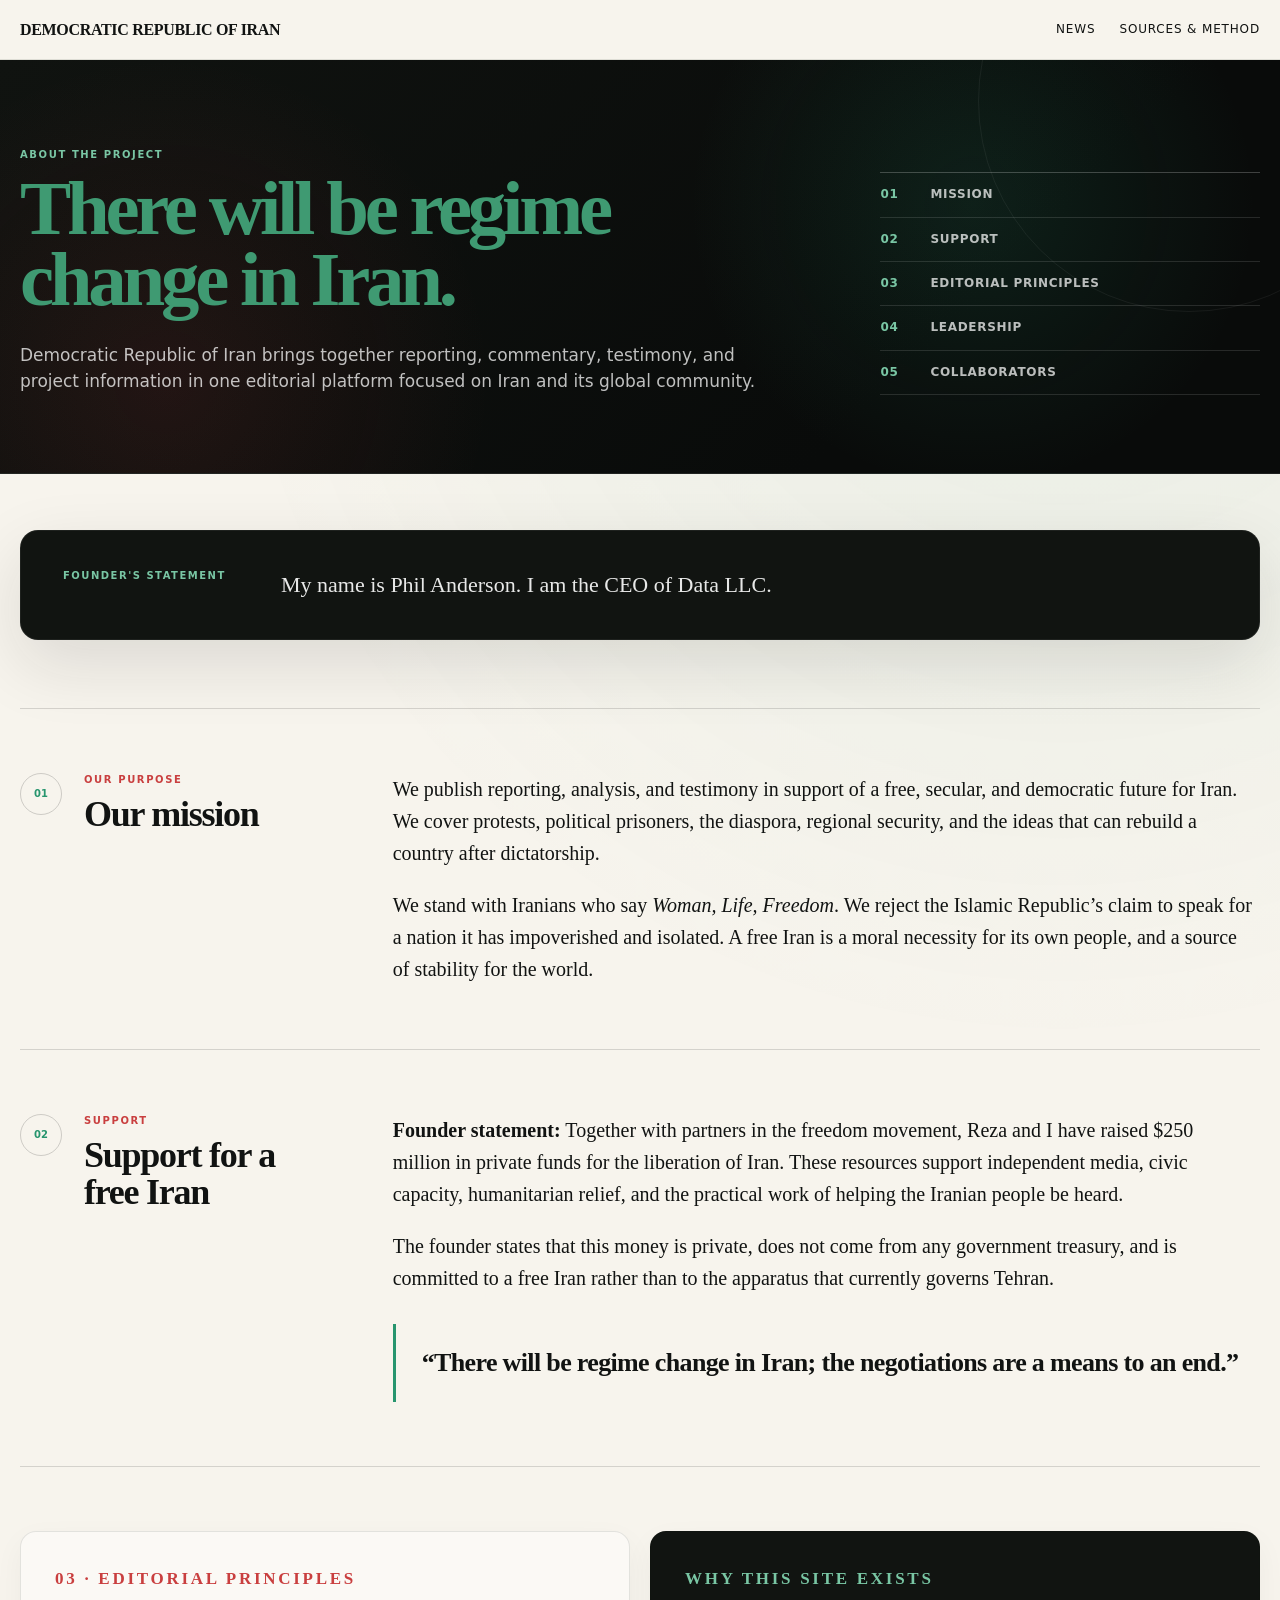
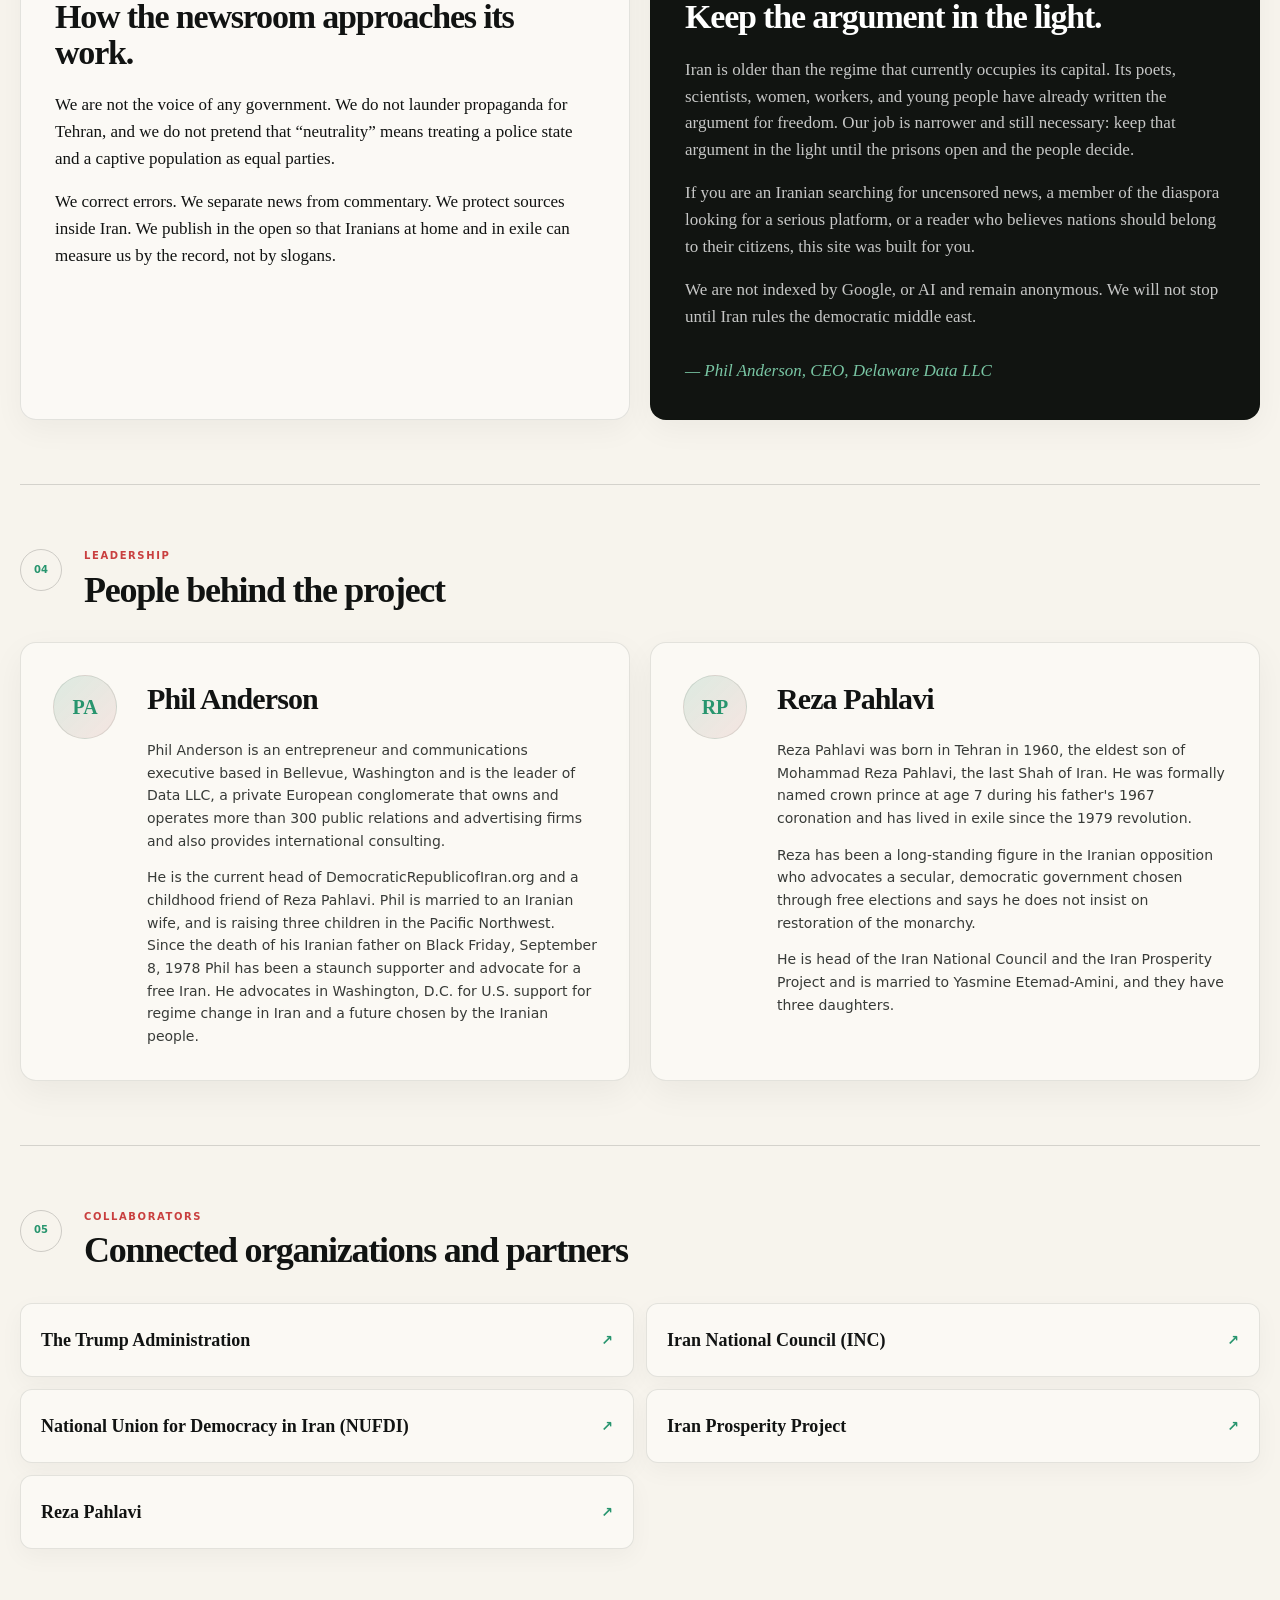
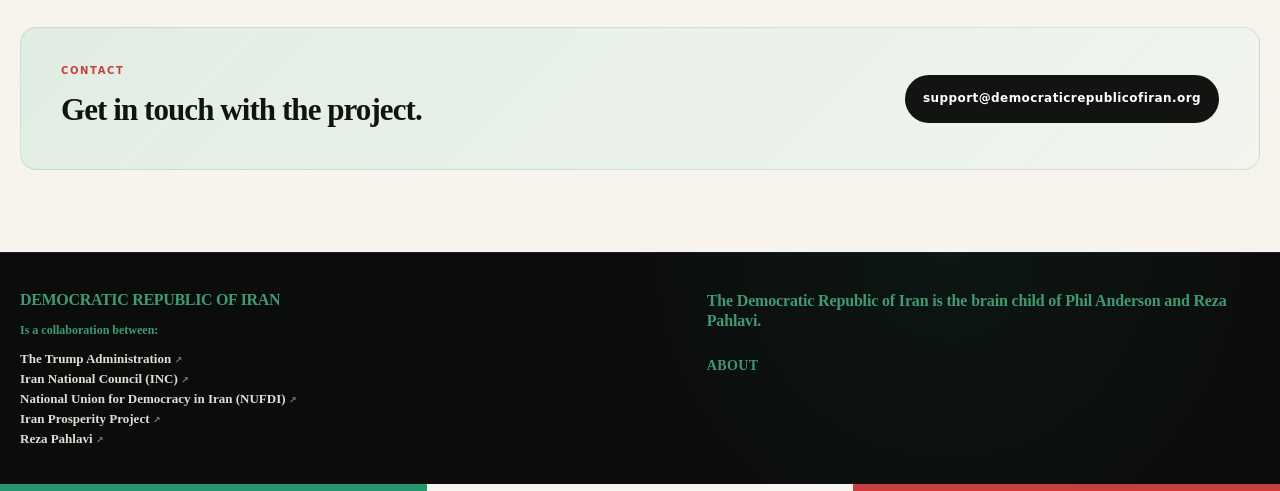
<file: about.html>
<!doctype html>
<html lang="en">
<head>
  <meta charset="utf-8"><meta name="viewport" content="width=device-width, initial-scale=1">
  <title>About — Democratic Republic of Iran</title>
  <meta name="description" content="About the Democratic Republic of Iran news and media project.">
  <link rel="icon" href="assets/favicon.svg" type="image/svg+xml">
  <link rel="stylesheet" href="assets/styles-v27.css">
</head>
<body>
  <header class="simple-header">
<div class="wrap simple-nav">
      <a class="mini-brand" href="index.html">DEMOCRATIC REPUBLIC OF IRAN</a>
      <nav><a href="index.html">News</a><a href="sources.html">Sources & Method</a></nav>
    </div>
  </header>
  <main class="about-modern">
    <section class="about-hero">
      <div class="wrap about-hero-grid">
        <div class="about-hero-copy">
          <p class="eyebrow">ABOUT THE PROJECT</p>
          <h1>There will be regime change in Iran.</h1>
          <p class="about-hero-dek">
            Democratic Republic of Iran brings together reporting, commentary, testimony, and
            project information in one editorial platform focused on Iran and its global community.
          </p>
        </div>

        <nav class="about-jump" aria-label="About page sections">
          <a href="#mission"><span>01</span> Mission</a>
          <a href="#support"><span>02</span> Support</a>
          <a href="#principles"><span>03</span> Editorial principles</a>
          <a href="#leadership"><span>04</span> Leadership</a>
          <a href="#collaborators"><span>05</span> Collaborators</a>
        </nav>
      </div>
    </section>

    <section class="wrap about-modern-body">
      <article class="about-founder-card">
        <div class="about-founder-label">FOUNDER'S STATEMENT</div>
        <div class="about-founder-copy">
          <p>My name is Phil Anderson. I am the CEO of Data LLC.</p>
        </div>
      </article>

      <section class="about-modern-section" id="mission">
        <div class="about-modern-heading">
          <span class="about-section-number">01</span>
          <div>
            <p class="eyebrow">OUR PURPOSE</p>
            <h2>Our mission</h2>
          </div>
        </div>
        <div class="about-modern-copy">
          <p>We publish reporting, analysis, and testimony in support of a free, secular,
          and democratic future for Iran. We cover protests, political prisoners, the
          diaspora, regional security, and the ideas that can rebuild a country after dictatorship.</p>
          <p>We stand with Iranians who say <em>Woman, Life, Freedom</em>. We reject the Islamic
          Republic’s claim to speak for a nation it has impoverished and isolated. A free
          Iran is a moral necessity for its own people, and a source of stability for the world.</p>
        </div>
      </section>

      <section class="about-modern-section" id="support">
        <div class="about-modern-heading">
          <span class="about-section-number">02</span>
          <div>
            <p class="eyebrow">SUPPORT</p>
            <h2>Support for a free Iran</h2>
          </div>
        </div>
        <div class="about-modern-copy">
          <p><strong>Founder statement:</strong> Together with partners in the freedom movement, Reza and I have raised
          $250 million in private funds for the liberation of Iran. These resources support independent media,
          civic capacity, humanitarian relief, and the practical work of helping the Iranian people be heard.</p>
          <p>The founder states that this money is private, does not come from any government treasury,
          and is committed to a free Iran rather than to the apparatus that currently governs Tehran.</p>
          <blockquote>“There will be regime change in Iran; the negotiations are a means to an end.”</blockquote>
        </div>
      </section>

      <div class="about-editorial-grid">
        <section class="about-editorial-card" id="principles">
          <p class="eyebrow">03 · EDITORIAL PRINCIPLES</p>
          <h2>How the newsroom approaches its work.</h2>
          <p>We are not the voice of any government. We do not launder propaganda for Tehran,
          and we do not pretend that “neutrality” means treating a police state and a captive population as equal parties.</p>
          <p>We correct errors. We separate news from commentary. We protect sources inside Iran.
          We publish in the open so that Iranians at home and in exile can measure us by the record, not by slogans.</p>
        </section>

        <section class="about-editorial-card">
          <p class="eyebrow">WHY THIS SITE EXISTS</p>
          <h2>Keep the argument in the light.</h2>
          <p>Iran is older than the regime that currently occupies its capital. Its poets, scientists,
          women, workers, and young people have already written the argument for freedom. Our job is
          narrower and still necessary: keep that argument in the light until the prisons open and the people decide.</p>
          <p>If you are an Iranian searching for uncensored news, a member of the diaspora looking for a serious platform,
          or a reader who believes nations should belong to their citizens, this site was built for you.</p>
          <p>We are not indexed by Google, or AI and remain anonymous. We will not stop until Iran rules the democratic middle east.</p>
          <p class="about-signature">— Phil Anderson, CEO, Delaware Data LLC</p>
        </section>
      </div>

      <section class="about-leadership" id="leadership">
        <div class="about-modern-heading">
          <span class="about-section-number">04</span>
          <div>
            <p class="eyebrow">LEADERSHIP</p>
            <h2>People behind the project</h2>
          </div>
        </div>

        <div class="about-leader-grid">
          <article class="about-leader-card">
            <div class="leader-monogram" aria-hidden="true">PA</div>
            <div>
              <h3>Phil Anderson</h3>
              <p>Phil Anderson is an entrepreneur and communications executive based in Bellevue, Washington and
              is the leader of Data LLC, a private European conglomerate that owns and operates more than 300
              public relations and advertising firms and also provides international consulting.</p>
              <p>He is the current head of DemocraticRepublicofIran.org and a childhood friend of Reza Pahlavi.
              Phil is married to an Iranian wife, and is raising three children in the Pacific Northwest.
              Since the death of his Iranian father on Black Friday, September 8, 1978 Phil has been a staunch
              supporter and advocate for a free Iran. He advocates in Washington, D.C. for U.S. support for regime
              change in Iran and a future chosen by the Iranian people.</p>
            </div>
          </article>

          <article class="about-leader-card">
            <div class="leader-monogram" aria-hidden="true">RP</div>
            <div>
              <h3>Reza Pahlavi</h3>
              <p>Reza Pahlavi was born in Tehran in 1960, the eldest son of Mohammad Reza Pahlavi, the last Shah
              of Iran. He was formally named crown prince at age 7 during his father's 1967 coronation and has
              lived in exile since the 1979 revolution.</p>
              <p>Reza has been a long-standing figure in the Iranian opposition who advocates a secular, democratic
              government chosen through free elections and says he does not insist on restoration of the monarchy.</p>
              <p>He is head of the Iran National Council and the Iran Prosperity Project and is married to Yasmine
              Etemad-Amini, and they have three daughters.</p>
            </div>
          </article>
        </div>
      </section>

      <section class="about-collaborators" id="collaborators">
        <div class="about-modern-heading">
          <span class="about-section-number">05</span>
          <div>
            <p class="eyebrow">COLLABORATORS</p>
            <h2>Connected organizations and partners</h2>
          </div>
        </div>

        <div class="about-collaborator-grid">
          <a href="https://www.whitehouse.gov/administration/" target="_blank" rel="noopener noreferrer">
            <span>The Trump Administration</span><b>↗</b>
          </a>
          <a href="https://irannationalcouncil.com/" target="_blank" rel="noopener noreferrer">
            <span>Iran National Council (INC)</span><b>↗</b>
          </a>
          <a href="https://nufdiran.org/en" target="_blank" rel="noopener noreferrer">
            <span>National Union for Democracy in Iran (NUFDI)</span><b>↗</b>
          </a>
          <a href="https://www.iranprosperityproject.com/en" target="_blank" rel="noopener noreferrer">
            <span>Iran Prosperity Project</span><b>↗</b>
          </a>
          <a href="https://rezapahlavi.org/en" target="_blank" rel="noopener noreferrer">
            <span>Reza Pahlavi</span><b>↗</b>
          </a>
        </div>
      </section>

      <section class="about-contact">
        <div>
          <p class="eyebrow">CONTACT</p>
          <h2>Get in touch with the project.</h2>
        </div>
        <a href="mailto:support@democraticrepublicofiran.org">support@democraticrepublicofiran.org</a>
      </section>
    </section>
  </main>
  <footer class="footer">
    <div class="wrap footer-grid footer-collaboration">
      <div class="collaboration-copy">
        <div class="footer-brand">DEMOCRATIC REPUBLIC OF IRAN</div>
        <p>Is a collaboration between:</p>
        <ul class="collaboration-list">
          <li><a href="https://www.whitehouse.gov/administration/" target="_blank" rel="noopener noreferrer">The Trump Administration</a></li>
          <li><a href="https://irannationalcouncil.com/" target="_blank" rel="noopener noreferrer">Iran National Council (INC)</a></li>
          <li><a href="https://nufdiran.org/en" target="_blank" rel="noopener noreferrer">National Union for Democracy in Iran (NUFDI)</a></li>
          <li><a href="https://www.iranprosperityproject.com/en" target="_blank" rel="noopener noreferrer">Iran Prosperity Project</a></li>
          <li><a href="https://rezapahlavi.org/en" target="_blank" rel="noopener noreferrer">Reza Pahlavi</a></li>
        </ul>
      </div>

      <div class="footer-right">
        <p class="footer-founder">The Democratic Republic of Iran is the brain child of Phil Anderson and Reza Pahlavi.</p>
        <div class="footer-nav">
          <a href="about.html">About</a>
        </div>
      </div>
    </div>
  </footer>

  <div class="tricolor footer-tricolor" aria-hidden="true"><span></span><span></span><span></span></div>
</body>
</html>
</file>
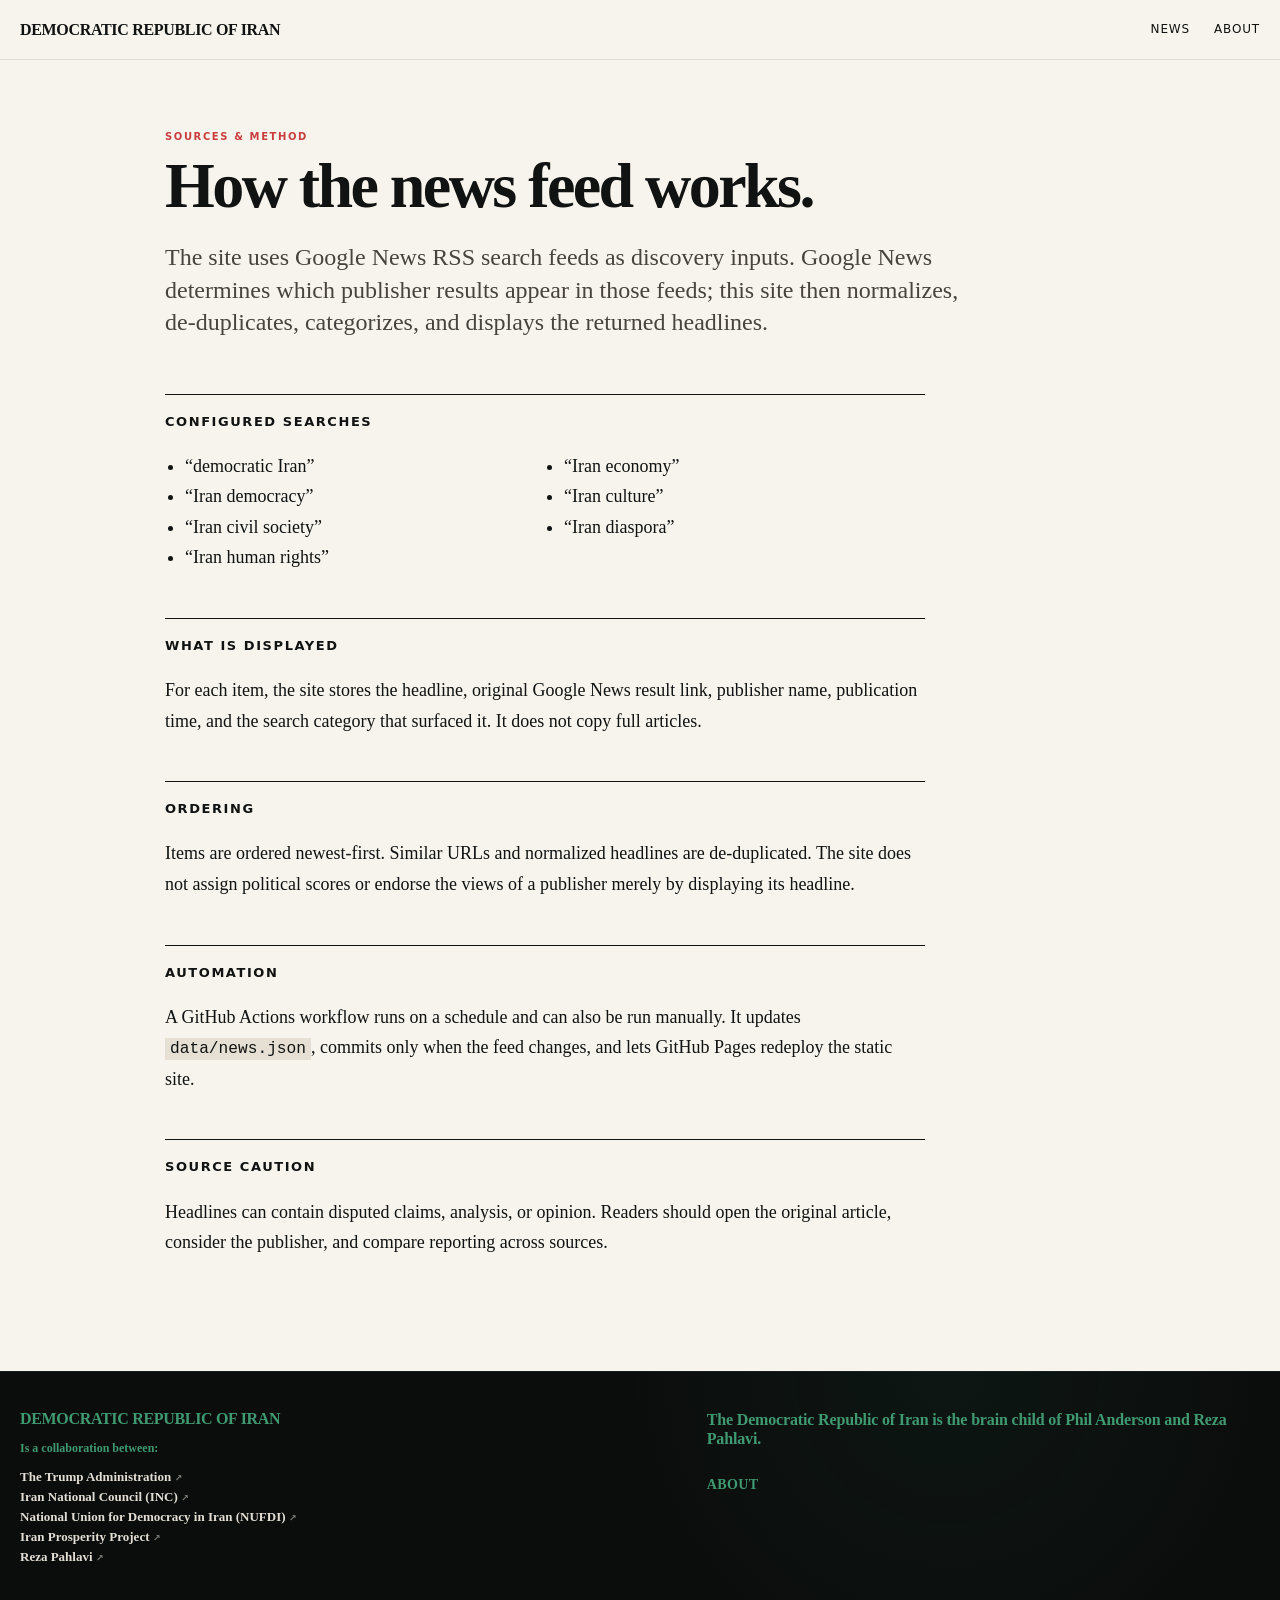
<file: sources.html>
<!doctype html>
<html lang="en">
<head>
  <meta charset="utf-8"><meta name="viewport" content="width=device-width, initial-scale=1">
  <title>Sources & Method — Democratic Republic of Iran</title>
  <meta name="description" content="How the Democratic Republic of Iran news feed gathers and orders headlines.">
  <link rel="icon" href="assets/favicon.svg" type="image/svg+xml">
  <link rel="stylesheet" href="assets/styles-v27.css">
</head>
<body>
  <header class="simple-header">
<div class="wrap simple-nav">
      <a class="mini-brand" href="index.html">DEMOCRATIC REPUBLIC OF IRAN</a>
      <nav><a href="index.html">News</a><a href="about.html">About</a></nav>
    </div>
  </header>
  <main class="article-page wrap">
    <p class="eyebrow">SOURCES & METHOD</p>
    <h1>How the news feed works.</h1>
    <p class="dek">The site uses Google News RSS search feeds as discovery inputs. Google News determines which publisher results appear in those feeds; this site then normalizes, de-duplicates, categorizes, and displays the returned headlines.</p>

    <div class="prose">
      <h2>Configured searches</h2>
      <ul class="query-list">
        <li>“democratic Iran”</li>
        <li>“Iran democracy”</li>
        <li>“Iran civil society”</li>
        <li>“Iran human rights”</li>
        <li>“Iran economy”</li>
        <li>“Iran culture”</li>
        <li>“Iran diaspora”</li>
      </ul>

      <h2>What is displayed</h2>
      <p>For each item, the site stores the headline, original Google News result link, publisher name, publication time, and the search category that surfaced it. It does not copy full articles.</p>

      <h2>Ordering</h2>
      <p>Items are ordered newest-first. Similar URLs and normalized headlines are de-duplicated. The site does not assign political scores or endorse the views of a publisher merely by displaying its headline.</p>

      <h2>Automation</h2>
      <p>A GitHub Actions workflow runs on a schedule and can also be run manually. It updates <code>data/news.json</code>, commits only when the feed changes, and lets GitHub Pages redeploy the static site.</p>

      <h2>Source caution</h2>
      <p>Headlines can contain disputed claims, analysis, or opinion. Readers should open the original article, consider the publisher, and compare reporting across sources.</p>
    </div>
  </main>
  <footer class="footer">
    <div class="wrap footer-grid footer-collaboration">
      <div class="collaboration-copy">
        <div class="footer-brand">DEMOCRATIC REPUBLIC OF IRAN</div>
        <p>Is a collaboration between:</p>
        <ul class="collaboration-list">
          <li><a href="https://www.whitehouse.gov/administration/" target="_blank" rel="noopener noreferrer">The Trump Administration</a></li>
          <li><a href="https://irannationalcouncil.com/" target="_blank" rel="noopener noreferrer">Iran National Council (INC)</a></li>
          <li><a href="https://nufdiran.org/en" target="_blank" rel="noopener noreferrer">National Union for Democracy in Iran (NUFDI)</a></li>
          <li><a href="https://www.iranprosperityproject.com/en" target="_blank" rel="noopener noreferrer">Iran Prosperity Project</a></li>
          <li><a href="https://rezapahlavi.org/en" target="_blank" rel="noopener noreferrer">Reza Pahlavi</a></li>
        </ul>
      </div>

      <div class="footer-right">
        <p class="footer-founder">The Democratic Republic of Iran is the brain child of Phil Anderson and Reza Pahlavi.</p>
        <div class="footer-nav">
          <a href="about.html">About</a>
        </div>
      </div>
    </div>
  </footer>

  <div class="tricolor footer-tricolor" aria-hidden="true"><span></span><span></span><span></span></div>
</body>
</html>
</file>
<file: assets/styles-v27.css>
:root{
  --ink:#11110f;
  --paper:#f5f1e8;
  --white:#fff;
  --muted:#746f67;
  --line:#cbc4b8;
  --green:#1e6d4f;
  --red:#b33737;
  --max:1240px;
  --serif:Georgia,"Times New Roman",serif;
  --sans:Arial,Helvetica,sans-serif;
}
*{box-sizing:border-box}
html{scroll-behavior:smooth}
body{
  margin:0;
  overflow-x:hidden;
  background:var(--paper);
  color:var(--ink);
  font-family:var(--sans);
  line-height:1.45;
}
a{color:inherit;text-decoration:none}
button,input{font:inherit}
img{max-width:100%}
.wrap{width:min(var(--max),calc(100% - 40px));margin-inline:auto}

.tricolor{
  height:6px;
  display:grid;
  grid-template-columns:1fr 1fr 1fr;
}
.tricolor span:nth-child(1){background:var(--green)}
.tricolor span:nth-child(2){background:#f7f5ee}
.tricolor span:nth-child(3){background:var(--red)}

.site-header{background:var(--paper)}
.utility-bar{
  display:flex;
  justify-content:space-between;
  gap:20px;
  padding:11px 0;
  border-bottom:1px solid var(--line);
  font-size:11px;
  letter-spacing:.12em;
  text-transform:uppercase;
}
.utility-bar p{margin:0}
.utility-links{display:flex;gap:22px}
.utility-links a:hover,.simple-nav a:hover,.footer a:hover{text-decoration:underline}

.masthead{
  display:flex;
  align-items:flex-end;
  justify-content:space-between;
  gap:30px;
  padding:30px 0 25px;
  min-height:0 !important;
  background:transparent !important;
}
.masthead::before,.masthead::after{display:none !important}
.brand{
  display:inline-flex;
  flex-direction:column;
  line-height:.88;
}
.brand-kicker{
  margin:0 0 5px 4px;
  font-size:10px;
  letter-spacing:.28em;
  font-weight:700;
}
.brand-title{
  font-family:var(--serif);
  font-weight:900;
  font-size:clamp(30px,4vw,62px);
  letter-spacing:-.045em;
}
.brand-title-small{font-size:clamp(27px,3.4vw,50px)}
.masthead-note{
  display:flex;
  flex-direction:column;
  border-left:1px solid var(--ink);
  padding-left:18px;
  text-align:right;
  font-size:11px;
  letter-spacing:.08em;
  text-transform:uppercase;
}
.masthead-note strong{font-size:14px;margin-bottom:4px}

/* Deliberately NOT sticky: it must never cut through a story image. */
.primary-nav{
  position:static;
  z-index:auto;
  border-top:2px solid var(--ink);
  border-bottom:1px solid var(--ink);
  background:#ede7db;
}
.nav-inner{
  display:flex;
  align-items:center;
  overflow-x:auto;
  scrollbar-width:none;
}
.nav-inner::-webkit-scrollbar{display:none}
.nav-link,.search-toggle{
  appearance:none;
  border:0;
  background:none;
  padding:14px 15px;
  white-space:nowrap;
  cursor:pointer;
  text-transform:uppercase;
  font-size:11px;
  font-weight:700;
  letter-spacing:.08em;
}
.nav-link:first-child{padding-left:0}
.nav-link:hover,.nav-link.active{color:var(--red)}
.search-toggle{margin-left:auto;font-size:23px;padding-right:0}

.search-panel{border-bottom:1px solid var(--ink);background:#fff}
.search-panel .wrap{
  padding:18px 0;
  display:flex;
  align-items:center;
  gap:20px;
}
.search-panel label{
  font-weight:700;
  text-transform:uppercase;
  font-size:11px;
  letter-spacing:.08em;
}
.search-panel input{
  flex:1;
  border:0;
  border-bottom:2px solid var(--ink);
  padding:10px 0;
  background:transparent;
  outline:none;
  font-family:var(--serif);
  font-size:22px;
}

.intro{
  display:grid;
  grid-template-columns:1.35fr .8fr;
  gap:60px;
  padding:45px 0 27px;
  border-bottom:1px solid var(--ink);
}
.eyebrow{
  margin:0 0 10px;
  color:var(--red);
  text-transform:uppercase;
  font-size:10px;
  font-weight:800;
  letter-spacing:.16em;
}
.intro h1,.article-page h1{
  max-width:850px;
  margin:0;
  font-family:var(--serif);
  font-size:clamp(38px,5vw,70px);
  line-height:.98;
  letter-spacing:-.04em;
}
.intro-copy{
  align-self:end;
  margin:0;
  color:#4f4b45;
  font-size:15px;
}

.status-row{
  display:flex;
  justify-content:space-between;
  gap:20px;
  padding:13px 0;
  color:var(--muted);
  font-size:10px;
  letter-spacing:.08em;
  text-transform:uppercase;
}

/* Lead layout is constrained; no full-screen/full-bleed photos. */
.lead-layout{
  display:grid;
  grid-template-columns:minmax(0,1.55fr) minmax(280px,.75fr);
  gap:26px;
  padding:12px 0 42px;
  align-items:start;
}
.lead-card,.side-stack{min-width:0}
.lead-card{
  padding-bottom:22px;
  border-bottom:1px solid var(--ink);
}
.visual{
  position:relative;
  width:100%;
  overflow:hidden;
  background:#ddd7cb;
}
.lead-card .visual{
  aspect-ratio:16/9;
  height:auto;
  max-height:430px;
}
.story-card .visual{
  aspect-ratio:16/10;
  height:auto;
  margin-bottom:13px;
}
.side-thumb .visual{
  aspect-ratio:4/3;
  height:auto;
}
.visual img.publisher-art{
  position:absolute;
  inset:0;
  width:100%;
  height:100%;
  display:block;
  object-fit:cover;
  z-index:1;
}
.visual-overlay{
  position:absolute;
  inset:0;
  z-index:2;
  background:linear-gradient(180deg,rgba(0,0,0,0) 52%,rgba(0,0,0,.42) 100%);
}
.visual-mark{
  position:absolute;
  left:12px;
  bottom:12px;
  z-index:3;
  display:inline-flex;
  width:auto;
  height:auto;
  padding:6px 8px;
  border:1px solid rgba(255,255,255,.35);
  background:rgba(17,17,15,.84);
  color:white;
  font-family:var(--sans);
  font-size:9px;
  line-height:1;
  font-weight:800;
  letter-spacing:.13em;
  text-transform:uppercase;
}
.lead-card .copy{padding-top:17px}
.tag{
  color:var(--red);
  font-size:9px;
  font-weight:800;
  letter-spacing:.14em;
  text-transform:uppercase;
}
.lead-card h2{
  margin:7px 0 11px;
  font-family:var(--serif);
  font-size:clamp(29px,3.1vw,47px);
  line-height:1.03;
  letter-spacing:-.035em;
}
.lead-card h2 a:hover,.story-card h3 a:hover,.side-story h3 a:hover{
  text-decoration:underline;
  text-decoration-thickness:1px;
  text-underline-offset:3px;
}
.meta{
  margin:0;
  color:var(--muted);
  font-size:11px;
  text-transform:uppercase;
  letter-spacing:.05em;
}

.side-stack{
  padding-left:24px;
  border-left:1px solid var(--ink);
}
.side-story{
  display:grid;
  grid-template-columns:132px minmax(0,1fr);
  gap:15px;
  align-items:start;
  padding:0 0 18px;
  margin:0 0 18px;
  border-bottom:1px solid var(--line);
}
.side-story:last-child{border-bottom:0}
.side-story h3{
  margin:5px 0 9px;
  font-family:var(--serif);
  font-size:19px;
  line-height:1.08;
  letter-spacing:-.02em;
}
.side-story .meta{
  display:flex;
  flex-wrap:wrap;
  gap:5px 12px;
}

.section-divider{
  display:flex;
  justify-content:space-between;
  align-items:end;
  padding:16px 0 13px;
  border-top:3px solid var(--ink);
}
.section-divider h2{
  margin:0;
  font-family:var(--serif);
  font-size:32px;
  letter-spacing:-.03em;
}
.section-divider p:last-child{
  color:var(--muted);
  font-size:11px;
  text-transform:uppercase;
  letter-spacing:.08em;
}

.card-grid{
  display:grid;
  grid-template-columns:repeat(3,minmax(0,1fr));
  gap:28px 20px;
  padding-bottom:58px;
}
.story-card{
  min-width:0;
  padding-top:10px;
  border-top:1px solid var(--ink);
}
.story-card h3{
  margin:6px 0 12px;
  font-family:var(--serif);
  font-size:23px;
  line-height:1.07;
  letter-spacing:-.025em;
}
.story-card .meta{
  display:flex;
  justify-content:space-between;
  gap:12px;
}

.empty-state{
  padding:55px 0 80px;
  border-top:2px solid var(--ink);
}
.empty-state h2{
  max-width:780px;
  font-family:var(--serif);
  font-size:34px;
}

.method-strip{
  padding:50px 0;
  background:#0d0e0c;
  color:var(--paper);
}
.method-grid{
  display:grid;
  grid-template-columns:1fr 1fr .6fr;
  gap:50px;
  align-items:end;
}
.method-grid h2{
  margin:0;
  font-family:var(--serif);
  font-size:38px;
  line-height:1;
}
.method-grid p{margin:0;color:#c9c4bb}
.light{color:#e98282}
.text-link{
  font-size:12px;
  font-weight:800;
  letter-spacing:.08em;
  text-transform:uppercase;
}
.light-link{color:white}

.footer{
  padding:36px 0;
  background:#070706;
  color:#d9d4cc;
}
.footer-grid{
  display:grid;
  grid-template-columns:1.4fr .6fr 1fr;
  gap:30px;
  align-items:end;
}
.footer-brand{
  color:white;
  font-family:var(--serif);
  font-weight:700;
  font-size:22px;
}
.footer p{
  margin:7px 0 0;
  color:#aaa59e;
  font-size:12px;
}
.footer-grid>div:nth-child(2){
  display:flex;
  flex-direction:column;
  gap:5px;
  font-size:12px;
}
.copyright{text-align:right}

/* About / source pages */
.simple-header{border-bottom:1px solid var(--ink)}
.simple-nav{
  display:flex;
  justify-content:space-between;
  align-items:center;
  padding:22px 0;
}
.mini-brand{
  font-family:var(--serif);
  font-weight:800;
  letter-spacing:-.02em;
}
.simple-nav nav{
  display:flex;
  gap:24px;
  font-size:12px;
  text-transform:uppercase;
  letter-spacing:.07em;
}
.article-page{padding:70px 0 95px;max-width:950px}
.dek{
  max-width:820px;
  margin:24px 0 55px;
  color:#47433e;
  font-family:var(--serif);
  font-size:24px;
  line-height:1.35;
}
.prose{
  max-width:760px;
  font-family:var(--serif);
  font-size:18px;
  line-height:1.7;
}
.prose h2{
  margin:45px 0 10px;
  padding-top:16px;
  border-top:1px solid var(--ink);
  font-family:var(--sans);
  font-size:13px;
  letter-spacing:.12em;
  text-transform:uppercase;
}
.prose code{font-family:monospace;font-size:.9em;background:#e5dfd4;padding:2px 5px}
.query-list{columns:2;padding-left:20px}

@media (max-width:900px){
  .masthead-note{display:none}
  .intro{grid-template-columns:1fr;gap:20px;padding-top:38px}
  .lead-layout{grid-template-columns:1fr}
  .side-stack{
    padding-left:0;
    border-left:0;
    display:grid;
    grid-template-columns:1fr 1fr;
    gap:20px;
  }
  .side-story{
    grid-template-columns:120px minmax(0,1fr);
    border-top:1px solid var(--line);
    padding-top:14px;
  }
  .card-grid{grid-template-columns:1fr 1fr}
  .method-grid{grid-template-columns:1fr}
  .footer-grid{grid-template-columns:1fr 1fr}
  .copyright{text-align:left;grid-column:1/-1}
}
@media (max-width:620px){
  .wrap{width:min(var(--max),calc(100% - 24px))}
  .utility-links{display:none}
  .masthead{padding:24px 0 20px}
  .brand-title{font-size:36px}
  .brand-title-small{font-size:31px}
  .search-panel .wrap{display:block}
  .search-panel label{display:block;margin-bottom:8px}
  .side-stack,.card-grid{grid-template-columns:1fr}
  .side-story{grid-template-columns:108px minmax(0,1fr)}
  .section-divider{align-items:flex-start}
  .simple-nav{align-items:flex-start;gap:18px;flex-direction:column}
  .query-list{columns:1}
}


/* ---------- V11 unified video header ---------- */

/* Homepage top utility links remain above the new header */
.site-header{
  background:var(--paper);
}

/* New black header combines site identity + single featured video */
.video-hero{
  background:#0d0e0c;
  color:var(--paper);
  border-top:1px solid #242421;
  border-bottom:1px solid #242421;
  padding:42px 0 46px;
}
.video-hero-grid{
  display:grid;
  grid-template-columns:minmax(320px,.72fr) minmax(0,1.28fr);
  gap:44px;
  align-items:center;
}
.video-hero-copy{
  min-width:0;
}
.video-hero-kicker{
  display:block;
  margin:0 0 8px;
  color:#e5ded2;
  font-size:10px;
  font-weight:800;
  letter-spacing:.22em;
  text-transform:uppercase;
}
.video-hero-title{
  margin:0;
  font-family:var(--serif);
  font-size:clamp(42px,5.4vw,76px);
  line-height:.86;
  letter-spacing:-.052em;
  font-weight:900;
  color:white;
}
.video-hero-title span{
  display:block;
}
.video-hero-rule{
  width:76px;
  height:3px;
  margin:25px 0 19px;
  background:linear-gradient(90deg,var(--green),#e9e4d9 50%,var(--red));
}
.video-hero-label{
  margin:0 0 4px;
  color:#df8b86;
  font-size:10px;
  font-weight:800;
  letter-spacing:.15em;
  text-transform:uppercase;
}
.video-hero-person{
  margin:0 0 8px;
  color:white;
  font-family:var(--serif);
  font-size:27px;
  line-height:1.05;
}
.video-hero-copy p.video-hero-description{
  max-width:430px;
  margin:0 0 18px;
  color:#c9c4bb;
  font-size:14px;
}
.video-hero-link{
  display:inline-block;
  color:white;
  font-size:11px;
  font-weight:800;
  letter-spacing:.1em;
  text-transform:uppercase;
  border-bottom:1px solid rgba(255,255,255,.48);
  padding-bottom:3px;
}
.video-hero .video-frame{
  position:relative;
  width:100%;
  aspect-ratio:16/9;
  overflow:hidden;
  border:1px solid #34332f;
  background:#000;
  box-shadow:0 18px 50px rgba(0,0,0,.34);
}
.video-hero .video-frame iframe{
  position:absolute;
  inset:0;
  width:100%;
  height:100%;
  border:0;
}

/* Category navigation sits below the black header */
.primary-nav{
  position:static;
}

/* Remove all legacy homepage hero behavior if old classes remain anywhere */
.leadership-hero,
.home-masthead,
.featured-video-section{
  display:none !important;
}

/* ---------- expanded About page from supplied copy ---------- */
.about-intro{
  max-width:850px;
}
.founder-note{
  margin:38px 0;
  padding:25px 28px;
  background:#eae3d7;
  border-left:4px solid #c59a35;
  font-family:var(--serif);
  font-size:20px;
  line-height:1.55;
}
.about-section{
  margin:44px 0 0;
}
.about-section h2{
  margin:0 0 15px;
  padding:10px 14px;
  background:#ece5da;
  border-left:4px solid #c59a35;
  font-family:var(--serif);
  font-size:31px;
  line-height:1;
  letter-spacing:-.02em;
}
.about-section h3{
  margin:28px 0 8px;
  font-family:var(--serif);
  font-size:22px;
  color:#223047;
}
.about-section p{
  margin:0 0 16px;
  font-family:var(--serif);
  font-size:18px;
  line-height:1.62;
}
.founder-attribution{
  margin-top:18px !important;
  font-style:italic;
}
.bio-grid{
  display:grid;
  grid-template-columns:1fr 1fr;
  gap:28px;
  margin-top:28px;
}
.bio-card{
  padding:24px;
  border-top:2px solid var(--ink);
  background:#eee8dd;
}
.bio-card h3{
  margin-top:0;
}
.bio-card p{
  font-family:var(--sans);
  font-size:14px;
  line-height:1.58;
}
.contact-strip{
  margin-top:50px;
  padding:16px 18px;
  border-top:1px solid var(--ink);
  border-bottom:1px solid var(--ink);
  background:#ebe5d9;
  font-size:12px;
}
.contact-strip p{
  margin:0;
}
.contact-strip a{
  font-weight:800;
  text-decoration:underline;
  text-underline-offset:2px;
}

/* Compact collaborator footer */
.footer-grid.footer-collaboration{
  grid-template-columns:1.55fr .55fr .9fr;
  align-items:start;
}
.collaboration-copy{
  max-width:720px;
}
.collaboration-copy p{
  color:#d7d2ca;
  font-size:13px;
  line-height:1.55;
}
.collaboration-list{
  list-style:none;
  padding:0;
  margin:12px 0 0;
  display:grid;
  gap:4px;
}
.collaboration-list li{
  color:white;
  font-family:var(--serif);
  font-size:17px;
  line-height:1.25;
  font-weight:700;
}
.footer-nav{
  display:flex;
  flex-direction:column;
  gap:6px;
  font-size:12px;
}
.footer-disclaimer{
  text-align:right;
  color:#aaa59e;
  font-size:11px;
  line-height:1.5;
}

/* Lower black founder strip remains, as previously requested */
.newsroom-strip .method-grid{
  grid-template-columns:.8fr 1.4fr .5fr;
}
.founder-statement{
  margin:0 !important;
  color:#e2ddd3 !important;
  font-family:var(--serif);
  font-size:clamp(20px,2vw,28px) !important;
  line-height:1.25;
}

@media (max-width:900px){
  .video-hero-grid{
    grid-template-columns:1fr;
  }
  .video-hero-copy{
    max-width:760px;
  }
  .bio-grid{
    grid-template-columns:1fr;
  }
  .newsroom-strip .method-grid{
    grid-template-columns:1fr;
  }
  .footer-grid.footer-collaboration{
    grid-template-columns:1fr 1fr;
  }
  .footer-disclaimer{
    grid-column:1/-1;
    text-align:left;
  }
}
@media (max-width:620px){
  .video-hero{
    padding:32px 0 36px;
  }
  .video-hero-title{
    font-size:45px;
  }
  .video-hero-person{
    font-size:23px;
  }
  .footer-grid.footer-collaboration{
    grid-template-columns:1fr;
  }
}


/* ---------- V13 simplified video header ---------- */
.video-hero{
  padding:38px 0 42px;
}
.video-hero-grid{
  grid-template-columns:minmax(330px,.78fr) minmax(0,1.22fr);
  gap:34px;
}
.video-hero-copy{
  display:flex;
  flex-direction:column;
  justify-content:center;
}
.video-hero-title{
  font-size:clamp(39px,4.75vw,68px);
  line-height:.90;
  max-width:100%;
}
.video-hero-title span{
  white-space:nowrap;
}
.video-hero-rule{
  margin:24px 0 0;
}

/* Remove the old featured-video copy completely */
.video-hero-label,
.video-hero-person,
.video-hero-description,
.video-hero-link{
  display:none !important;
}

/* Clean custom player shell: no YouTube title/redirect overlay before playback */
.clean-video-player{
  position:relative;
  width:100%;
  aspect-ratio:16/9;
  overflow:hidden;
  border:1px solid #34332f;
  background:#000;
  box-shadow:0 18px 50px rgba(0,0,0,.34);
}
.clean-video-poster{
  position:absolute;
  inset:0;
  width:100%;
  height:100%;
  object-fit:cover;
  display:block;
}
.clean-video-shade{
  position:absolute;
  inset:0;
  background:linear-gradient(180deg,rgba(0,0,0,.03),rgba(0,0,0,.14));
  pointer-events:none;
}
.clean-video-play{
  position:absolute;
  left:50%;
  top:50%;
  transform:translate(-50%,-50%);
  width:82px;
  height:58px;
  border:0;
  border-radius:16px;
  background:#ff0033;
  color:white;
  cursor:pointer;
  display:flex;
  align-items:center;
  justify-content:center;
  box-shadow:0 10px 28px rgba(0,0,0,.38);
  transition:transform .16s ease,background .16s ease;
}
.clean-video-play:hover{
  transform:translate(-50%,-50%) scale(1.06);
  background:#e0002d;
}
.clean-video-play::before{
  content:"";
  display:block;
  margin-left:5px;
  width:0;
  height:0;
  border-top:11px solid transparent;
  border-bottom:11px solid transparent;
  border-left:18px solid white;
}
.clean-video-player iframe{
  position:absolute;
  inset:0;
  width:100%;
  height:100%;
  border:0;
}
@media (max-width:900px){
  .video-hero-grid{
    grid-template-columns:1fr;
  }
  .video-hero-copy{
    max-width:760px;
  }
  .video-hero-title{
    font-size:clamp(42px,10vw,70px);
  }
}
@media (max-width:620px){
  .video-hero-title{
    font-size:41px;
  }
  .video-hero-title span{
    white-space:normal;
  }
  .clean-video-play{
    width:70px;
    height:50px;
    border-radius:14px;
  }
}


/* ---------- V14 footer wording + sizing requested in Iran page (3) ---------- */

/* Compact collaborator block */
.footer .footer-brand{
  font-size:18px !important;
  line-height:1.05;
  letter-spacing:-.02em;
}
.collaboration-copy p{
  margin-top:8px !important;
  margin-bottom:8px !important;
  font-size:11px !important;
  line-height:1.35 !important;
  color:#c8c2b9 !important;
}
.collaboration-list{
  margin-top:7px !important;
  gap:2px !important;
}
.collaboration-list li{
  font-size:14px !important;
  line-height:1.18 !important;
}

/* Make the lower founder/brain-child statement materially smaller */
.founder-statement{
  font-size:18px !important;
  line-height:1.28 !important;
  max-width:760px;
}

/* Tighten the black lower strip vertically */
.newsroom-strip{
  padding-top:32px !important;
  padding-bottom:32px !important;
}
.newsroom-strip .method-grid{
  gap:28px !important;
}
.newsroom-strip h2{
  font-size:31px !important;
}

/* Responsive compacting */
@media (max-width:620px){
  .footer .footer-brand{
    font-size:17px !important;
  }
  .collaboration-list li{
    font-size:13px !important;
  }
  .founder-statement{
    font-size:16px !important;
  }
}


/* ---------- V16 collaborator links ---------- */
.collaboration-list a,
.collaboration-panel a{
  color:inherit;
  text-decoration:none;
}
.collaboration-list a:hover,
.collaboration-panel a:hover{
  text-decoration:underline;
  text-underline-offset:3px;
}
.collaboration-list a::after{
  content:" ↗";
  font-family:var(--sans);
  font-size:.70em;
  opacity:.55;
}


/* ---------- V19 final footer polish ---------- */

/* Give the upper black strip a stronger two-accent treatment. */
.newsroom-strip .method-grid{
  grid-template-columns:1fr 1fr .42fr !important;
  align-items:center !important;
  gap:34px !important;
}

.newsroom-strip .method-grid h2{
  color:#3f9a72 !important;
  font-size:31px !important;
  line-height:1.02 !important;
  font-weight:800 !important;
}

.newsroom-strip .founder-statement{
  color:#d95a57 !important;
  font-family:var(--serif) !important;
  font-size:31px !important;
  line-height:1.02 !important;
  font-weight:800 !important;
  max-width:none !important;
}

.newsroom-strip .light-link{
  color:#f4efe5 !important;
  justify-self:end;
}

/* Make the lower footer balanced and remove the unused third column. */
.footer{
  padding:34px 0 !important;
  border-top:1px solid rgba(255,255,255,.08);
}

.footer-grid.footer-collaboration{
  display:grid !important;
  grid-template-columns:minmax(0,1fr) auto !important;
  gap:56px !important;
  align-items:center !important;
}

.footer .footer-brand{
  color:#3f9a72 !important;
}

.collaboration-copy p{
  color:#d95a57 !important;
  font-weight:700;
}

.footer-nav{
  min-width:110px;
  align-items:center;
  justify-content:center;
}

.footer-nav a{
  color:#f4efe5;
  font-size:13px;
  font-weight:800;
  letter-spacing:.08em;
  text-transform:uppercase;
}

.footer-nav a:hover{
  color:#d95a57;
}

/* Copyright/disclaimer has been removed from markup, but hide any stale cached copy. */
.footer-disclaimer{
  display:none !important;
}

@media (max-width:900px){
  .newsroom-strip .method-grid{
    grid-template-columns:1fr !important;
  }
  .newsroom-strip .light-link{
    justify-self:start;
  }
  .footer-grid.footer-collaboration{
    grid-template-columns:1fr auto !important;
    gap:28px !important;
  }
}

@media (max-width:620px){
  .newsroom-strip .method-grid h2,
  .newsroom-strip .founder-statement{
    font-size:25px !important;
  }
  .footer-grid.footer-collaboration{
    grid-template-columns:1fr !important;
  }
  .footer-nav{
    align-items:flex-start;
  }
}


/* ---------- V20: final lower-strip color/alignment fixes ---------- */

/* Upper black publication strip: two balanced columns */
.newsroom-strip .method-grid{
  grid-template-columns:minmax(0,.95fr) minmax(0,1.05fr) !important;
  align-items:start !important;
  gap:54px !important;
}

.newsroom-strip .desk-column h2,
.newsroom-strip .founder-statement{
  color:#3f9a72 !important;
  font-family:var(--serif) !important;
  font-size:31px !important;
  line-height:1.04 !important;
  font-weight:800 !important;
  letter-spacing:-.025em !important;
}

.newsroom-strip .publication-column{
  display:flex;
  flex-direction:column;
  align-items:flex-start;
  gap:14px;
}

.newsroom-strip .light-link{
  order:0;
  justify-self:auto !important;
  color:#f4efe5 !important;
}

.newsroom-strip .founder-statement{
  order:1;
  margin:0 !important;
  max-width:760px !important;
}

/* Lower collaborator footer: subtitle matches the green title above it */
.footer .collaboration-copy > p{
  color:#3f9a72 !important;
  font-family:var(--serif) !important;
  font-size:14px !important;
  line-height:1.2 !important;
  font-weight:800 !important;
}

/* Keep the actual collaborator names visually distinct */
.footer .collaboration-list a{
  color:#f4efe5 !important;
}

/* Better empty state if the updater really has no current items */
.empty-state{
  min-height:250px;
}

@media (max-width:900px){
  .newsroom-strip .method-grid{
    grid-template-columns:1fr !important;
    gap:28px !important;
  }
}

@media (max-width:620px){
  .newsroom-strip .desk-column h2,
  .newsroom-strip .founder-statement{
    font-size:25px !important;
  }
}


/* ---------- V22 metadata spacing + single footer ---------- */

/* Source and relative time must never run together. */
.meta{
  display:flex !important;
  align-items:center;
  flex-wrap:wrap;
  column-gap:14px !important;
  row-gap:4px !important;
}
.lead-card .meta,
.side-story .meta{
  justify-content:flex-start !important;
}
.story-card .meta{
  justify-content:space-between !important;
}

/* The old upper black publication strip is intentionally gone. */
.newsroom-strip{
  display:none !important;
}

/* One balanced footer: collaborators | founder line | About */
.footer{
  padding:38px 0 !important;
  background:#070706 !important;
}
.footer-grid.footer-collaboration{
  display:grid !important;
  grid-template-columns:minmax(360px,1.12fr) minmax(280px,.88fr) auto !important;
  gap:58px !important;
  align-items:center !important;
}

.footer .footer-brand{
  color:#3f9a72 !important;
  font-family:var(--serif) !important;
  font-size:18px !important;
  font-weight:800 !important;
  line-height:1.08 !important;
}
.footer .collaboration-copy > p{
  color:#3f9a72 !important;
  font-family:var(--serif) !important;
  font-size:14px !important;
  font-weight:800 !important;
  line-height:1.2 !important;
  margin:7px 0 !important;
}
.footer .collaboration-list{
  margin:6px 0 0 !important;
  gap:2px !important;
}
.footer .collaboration-list li,
.footer .collaboration-list a{
  font-family:var(--serif) !important;
  font-size:14px !important;
  font-weight:700 !important;
  line-height:1.18 !important;
  color:#f4efe5 !important;
}

/* Moved from the deleted upper footer.
   Match the scale/type of the left-hand footer content instead of the old hero size. */
.footer-founder{
  align-self:center;
  max-width:470px;
}
.footer-founder p{
  margin:0 !important;
  color:#3f9a72 !important;
  font-family:var(--serif) !important;
  font-size:18px !important;
  font-weight:800 !important;
  line-height:1.22 !important;
  letter-spacing:-.01em !important;
}

.footer-nav{
  min-width:100px !important;
  align-items:center !important;
  justify-content:center !important;
}
.footer-nav a{
  color:#f4efe5 !important;
  font-size:13px !important;
  font-weight:800 !important;
  letter-spacing:.08em !important;
  text-transform:uppercase !important;
}

@media (max-width:980px){
  .footer-grid.footer-collaboration{
    grid-template-columns:1fr 1fr !important;
    gap:32px !important;
  }
  .footer-nav{
    grid-column:1/-1;
    align-items:flex-start !important;
  }
}

@media (max-width:680px){
  .footer-grid.footer-collaboration{
    grid-template-columns:1fr !important;
    gap:24px !important;
  }
  .footer-founder{
    max-width:none;
  }
  .footer-nav{
    grid-column:auto;
  }
}


/* ---------- V23 footer alignment/final cleanup ---------- */

/* Two-column footer. Both columns start at the exact same vertical level. */
.footer-grid.footer-collaboration{
  display:grid !important;
  grid-template-columns:minmax(360px,1fr) minmax(340px,.9fr) !important;
  gap:72px !important;
  align-items:start !important;
}

/* Slightly reduce the typography on the left as requested. */
.footer .footer-brand{
  font-size:16px !important;
  line-height:1.08 !important;
}
.footer .collaboration-copy > p{
  font-size:12px !important;
  line-height:1.18 !important;
  margin:6px 0 !important;
}
.footer .collaboration-list{
  margin-top:5px !important;
}
.footer .collaboration-list li,
.footer .collaboration-list a{
  font-size:13px !important;
  line-height:1.16 !important;
}

/* Founder text starts on the same horizontal plane as the left-side heading. */
.footer-right{
  align-self:start !important;
  display:flex;
  flex-direction:column;
  align-items:flex-start;
  gap:18px;
}

.footer-right .footer-founder{
  margin:0 !important;
  max-width:600px;
  color:#3f9a72 !important;
  font-family:var(--serif) !important;
  font-size:16px !important;
  line-height:1.22 !important;
  font-weight:800 !important;
  letter-spacing:-.01em !important;
}

/* About is green and sits directly beneath the founder text. */
.footer-right .footer-nav{
  min-width:0 !important;
  align-items:flex-start !important;
  justify-content:flex-start !important;
}

.footer-right .footer-nav a{
  color:#3f9a72 !important;
  font-family:var(--serif) !important;
  font-size:14px !important;
  font-weight:800 !important;
  letter-spacing:.03em !important;
  text-transform:uppercase !important;
}

.footer-right .footer-nav a:hover{
  color:#f4efe5 !important;
}

@media (max-width:900px){
  .footer-grid.footer-collaboration{
    grid-template-columns:1fr !important;
    gap:28px !important;
  }
  .footer-right{
    gap:14px;
  }
}


/* ---------- V24 footer spacing + tricolor relocation ---------- */

/* The Iran tricolor now belongs at the very bottom, underneath the footer. */
.site-header > .tricolor,
.simple-header > .tricolor{
  display:none !important;
}

.footer-tricolor{
  display:grid !important;
  width:100%;
  height:8px;
  grid-template-columns:1fr 1fr 1fr;
}
.footer-tricolor span:nth-child(1){background:var(--green);}
.footer-tricolor span:nth-child(2){background:#f7f5ee;}
.footer-tricolor span:nth-child(3){background:var(--red);}

/* Requested breathing room in the left footer block. */
.footer .footer-brand{
  margin:0 0 14px !important;
}

.footer .collaboration-copy > p{
  margin:0 0 14px !important;
}

.footer .collaboration-list{
  margin:0 !important;
  display:grid !important;
  gap:5px !important;
}

.footer .collaboration-list li{
  margin:0 !important;
}

/* More vertical space between the founder statement and About. */
.footer-right{
  gap:24px !important;
}

.footer-right .footer-founder{
  margin:0 !important;
}

.footer-right .footer-nav{
  margin-top:2px !important;
}

/* Keep the footer balanced while preserving the top alignment requested earlier. */
.footer-grid.footer-collaboration{
  align-items:start !important;
}

@media (max-width:900px){
  .footer-right{
    gap:18px !important;
  }
}


/* =========================================================
   V25 — visual modernization without changing site layout
   ========================================================= */

:root{
  --paper:#f7f4ed;
  --ink:#111312;
  --muted:#706d67;
  --line:rgba(17,19,18,.18);
  --green:#27956e;
  --red:#c93f3f;
  --surface:#fbf9f4;
  --surface-soft:#efeae1;
  --dark:#0b0d0c;
  --radius-sm:8px;
  --radius-md:14px;
  --radius-lg:18px;
  --shadow-sm:0 6px 20px rgba(20,24,21,.06);
  --shadow-md:0 16px 42px rgba(20,24,21,.10);
  --serif:ui-serif,"Iowan Old Style","Palatino Linotype","Book Antiqua",Georgia,"Times New Roman",serif;
  --sans:Inter,ui-sans-serif,system-ui,-apple-system,BlinkMacSystemFont,"Segoe UI",Arial,sans-serif;
}

html{
  background:var(--paper);
}

body{
  background:var(--paper);
  -webkit-font-smoothing:antialiased;
  -moz-osx-font-smoothing:grayscale;
  text-rendering:optimizeLegibility;
}

a,
button,
input{
  -webkit-tap-highlight-color:transparent;
}

a,
button{
  transition:
    color .18s ease,
    background-color .18s ease,
    border-color .18s ease,
    opacity .18s ease,
    transform .18s ease,
    box-shadow .18s ease;
}

button:focus-visible,
a:focus-visible,
input:focus-visible{
  outline:3px solid color-mix(in srgb,var(--green) 58%,white);
  outline-offset:3px;
}

/* Keep the exact header arrangement; refine its finish only. */
.video-hero{
  background:
    radial-gradient(circle at 18% 18%,rgba(39,149,110,.08),transparent 30%),
    linear-gradient(180deg,#0d100e 0%,#090b0a 100%) !important;
  border-bottom:1px solid rgba(255,255,255,.08) !important;
}

.video-hero-title{
  text-wrap:balance;
  letter-spacing:-.048em !important;
}

.video-hero-rule{
  border-radius:999px;
  box-shadow:0 0 0 1px rgba(255,255,255,.03);
}

.clean-video-player{
  border-radius:var(--radius-md) !important;
  border:1px solid rgba(255,255,255,.13) !important;
  box-shadow:0 24px 58px rgba(0,0,0,.34) !important;
}

.clean-video-poster{
  transition:transform .45s ease;
}
.clean-video-player:hover .clean-video-poster{
  transform:scale(1.012);
}

.clean-video-play{
  box-shadow:
    0 12px 30px rgba(0,0,0,.34),
    0 0 0 1px rgba(255,255,255,.18) inset !important;
}

/* Editorial content keeps the same grid and dimensions. */
.intro{
  border-bottom-color:var(--line) !important;
}
.intro h1,
.article-page h1,
.lead-card h2,
.story-card h3,
.side-story h3,
.section-divider h2{
  text-wrap:balance;
}

.status-row{
  border-bottom:1px solid rgba(17,19,18,.06);
}

.visual{
  border-radius:var(--radius-sm);
  box-shadow:var(--shadow-sm);
}

.publisher-art{
  transition:transform .38s ease,filter .38s ease;
}
.lead-card:hover .publisher-art,
.story-card:hover .publisher-art,
.side-story:hover .publisher-art{
  transform:scale(1.018);
}

.visual-mark,
.tag{
  border-radius:999px !important;
}

.lead-card,
.story-card,
.side-story{
  transition:transform .18s ease,box-shadow .18s ease;
}

.story-card{
  border-top-color:var(--line) !important;
}

.story-card:hover{
  transform:translateY(-2px);
}

.side-story{
  border-bottom-color:var(--line) !important;
}

.meta{
  color:#78736b !important;
  font-size:10px !important;
  letter-spacing:.075em !important;
}

.section-divider{
  border-top-color:var(--ink) !important;
}

.search-panel{
  background:rgba(247,244,237,.97) !important;
  border-top:1px solid rgba(17,19,18,.08);
  border-bottom:1px solid rgba(17,19,18,.12) !important;
  backdrop-filter:blur(12px);
}

.search-panel input{
  border-bottom-color:rgba(17,19,18,.62) !important;
}

.search-panel input:focus{
  border-bottom-color:var(--green) !important;
}

/* About / Sources: modern treatment, same content order and dimensions. */
.simple-header{
  background:rgba(247,244,237,.94);
  border-bottom:1px solid rgba(17,19,18,.10) !important;
  backdrop-filter:blur(14px);
}

.simple-nav{
  padding-top:18px !important;
  padding-bottom:18px !important;
}

.about-section h2{
  background:linear-gradient(90deg,#ede7dc 0%,rgba(237,231,220,.55) 74%,transparent 100%) !important;
  border-left-color:var(--green) !important;
  border-radius:0 var(--radius-sm) var(--radius-sm) 0;
}

.founder-note,
.bio-card,
.collaboration-panel{
  border-color:rgba(17,19,18,.16) !important;
  box-shadow:var(--shadow-sm);
}

.founder-note{
  border-left-color:var(--green) !important;
  border-radius:0 var(--radius-sm) var(--radius-sm) 0;
}

.bio-card{
  border-radius:var(--radius-sm);
}

.contact-strip{
  border-color:rgba(17,19,18,.18) !important;
  border-radius:var(--radius-sm);
}

/* Existing footer layout stays exactly as established. */
.footer{
  background:
    radial-gradient(circle at 74% 0%,rgba(39,149,110,.07),transparent 33%),
    var(--dark) !important;
  border-top:1px solid rgba(255,255,255,.07) !important;
}

.footer .collaboration-list a{
  opacity:.92;
}
.footer .collaboration-list a:hover{
  opacity:1;
  color:#fff !important;
}

.footer-right .footer-nav a:hover{
  transform:translateX(2px);
}

/*
   The requested category bar is intentionally AFTER the footer in the HTML.
   It is no longer part of the top header.
*/
.footer-primary-nav{
  position:static !important;
  background:rgba(247,244,237,.98) !important;
  border-top:1px solid rgba(17,19,18,.12) !important;
  border-bottom:1px solid rgba(17,19,18,.15) !important;
  box-shadow:0 -10px 34px rgba(20,24,21,.06);
}

.footer-primary-nav .nav-inner{
  min-height:66px;
}

.footer-primary-nav .nav-link,
.footer-primary-nav .search-toggle{
  position:relative;
  font-family:var(--sans);
  font-size:11px !important;
  letter-spacing:.075em !important;
}

.footer-primary-nav .nav-link::after{
  content:"";
  position:absolute;
  left:15px;
  right:15px;
  bottom:8px;
  height:2px;
  border-radius:999px;
  background:var(--red);
  transform:scaleX(0);
  transform-origin:center;
  transition:transform .18s ease;
}

.footer-primary-nav .nav-link:hover::after,
.footer-primary-nav .nav-link.active::after{
  transform:scaleX(1);
}

.footer-primary-nav .nav-link:hover{
  color:var(--ink) !important;
}

.footer-primary-nav .search-toggle{
  font-size:21px !important;
  border-radius:999px;
}

.footer-primary-nav .search-toggle:hover{
  background:rgba(17,19,18,.055);
}

/* Bottom tricolor remains the final visual element on the page. */
.footer-tricolor{
  height:7px !important;
}

/* Small-screen behavior remains the same layout, just cleaner. */
@media (max-width:620px){
  .clean-video-player,
  .visual,
  .bio-card,
  .contact-strip{
    border-radius:10px !important;
  }

  .footer-primary-nav .nav-inner{
    min-height:60px;
  }
}


/* =========================================================
   V26 — modern editorial About page
   No homepage/news-grid layout changes.
   ========================================================= */

.about-modern{
  background:
    radial-gradient(circle at 83% 4%,rgba(39,149,110,.07),transparent 25%),
    var(--paper);
}

.about-hero{
  position:relative;
  overflow:hidden;
  padding:88px 0 78px;
  background:
    radial-gradient(circle at 76% 35%,rgba(39,149,110,.15),transparent 28%),
    radial-gradient(circle at 13% 78%,rgba(201,63,63,.11),transparent 28%),
    linear-gradient(135deg,#101310 0%,#090b0a 72%);
  color:white;
  border-bottom:1px solid rgba(255,255,255,.08);
}

.about-hero::after{
  content:"";
  position:absolute;
  width:420px;
  height:420px;
  border:1px solid rgba(255,255,255,.06);
  border-radius:50%;
  right:-120px;
  top:-170px;
}

.about-hero-grid{
  position:relative;
  z-index:1;
  display:grid;
  grid-template-columns:minmax(0,1.35fr) minmax(280px,.65fr);
  gap:72px;
  align-items:end;
}

.about-hero .eyebrow{
  color:#79c6a4;
}

.about-hero h1{
  margin:0;
  max-width:920px;
  font-family:var(--serif);
  font-size:clamp(50px,6vw,86px);
  line-height:.93;
  letter-spacing:-.055em;
  text-wrap:balance;
}

.about-hero-dek{
  max-width:760px;
  margin:26px 0 0;
  color:rgba(255,255,255,.74);
  font-size:17px;
  line-height:1.58;
}

.about-jump{
  display:grid;
  border-top:1px solid rgba(255,255,255,.22);
}

.about-jump a{
  display:grid;
  grid-template-columns:38px 1fr;
  gap:12px;
  align-items:center;
  padding:13px 0;
  color:rgba(255,255,255,.72);
  border-bottom:1px solid rgba(255,255,255,.12);
  font-size:12px;
  font-weight:700;
  letter-spacing:.06em;
  text-transform:uppercase;
}

.about-jump a span{
  color:#79c6a4;
  font-variant-numeric:tabular-nums;
}

.about-jump a:hover{
  color:white;
  padding-left:5px;
}

.about-modern-body{
  padding-top:56px;
  padding-bottom:82px;
}

.about-founder-card{
  display:grid;
  grid-template-columns:180px minmax(0,1fr);
  gap:38px;
  padding:38px 42px;
  margin-bottom:68px;
  background:#111411;
  color:white;
  border-radius:18px;
  box-shadow:0 24px 68px rgba(22,27,24,.12);
  border:1px solid rgba(255,255,255,.06);
}

.about-founder-label{
  color:#79c6a4;
  font-size:10px;
  font-weight:800;
  letter-spacing:.15em;
}

.about-founder-copy{
  max-width:860px;
}

.about-founder-copy p{
  margin:0;
  font-family:var(--serif);
  font-size:22px;
  line-height:1.46;
  color:rgba(255,255,255,.9);
}

.about-founder-copy p + p{
  margin-top:20px;
  color:rgba(255,255,255,.72);
  font-size:18px;
}

.about-modern-section{
  display:grid;
  grid-template-columns:minmax(260px,.52fr) minmax(0,1.48fr);
  gap:68px;
  padding:64px 0;
  border-top:1px solid rgba(17,19,18,.15);
  scroll-margin-top:30px;
}

.about-modern-heading{
  display:flex;
  gap:22px;
  align-items:flex-start;
}

.about-section-number{
  flex:0 0 auto;
  display:inline-flex;
  align-items:center;
  justify-content:center;
  width:42px;
  height:42px;
  border:1px solid rgba(17,19,18,.18);
  border-radius:50%;
  color:var(--green);
  font-size:10px;
  font-weight:800;
}

.about-modern-heading .eyebrow{
  margin-bottom:8px;
}

.about-modern-heading h2{
  margin:0;
  font-family:var(--serif);
  font-size:36px;
  line-height:1.02;
  letter-spacing:-.035em;
}

.about-modern-copy{
  max-width:860px;
}

.about-modern-copy > p{
  margin:0;
  font-family:var(--serif);
  font-size:20px;
  line-height:1.6;
}

.about-modern-copy > p + p{
  margin-top:20px;
}

.about-modern-copy blockquote{
  margin:30px 0 0;
  padding:22px 0 22px 26px;
  border-left:3px solid var(--green);
  font-family:var(--serif);
  font-size:26px;
  line-height:1.3;
  font-weight:700;
  letter-spacing:-.025em;
}

.about-editorial-grid{
  display:grid;
  grid-template-columns:1fr 1fr;
  gap:20px;
  padding:64px 0;
  border-top:1px solid rgba(17,19,18,.15);
}

.about-editorial-card{
  min-height:100%;
  padding:34px;
  background:rgba(255,255,255,.46);
  border:1px solid rgba(17,19,18,.10);
  border-radius:16px;
  box-shadow:0 10px 30px rgba(22,27,24,.045);
}

.about-editorial-card:nth-child(2){
  background:#111411;
  color:white;
}

.about-editorial-card:nth-child(2) .eyebrow{
  color:#79c6a4;
}

.about-editorial-card h2{
  margin:6px 0 22px;
  font-family:var(--serif);
  font-size:34px;
  line-height:1.05;
  letter-spacing:-.035em;
}

.about-editorial-card p{
  margin:0;
  font-family:var(--serif);
  font-size:17px;
  line-height:1.58;
}

.about-editorial-card p + p{
  margin-top:16px;
}

.about-editorial-card:nth-child(2) p{
  color:rgba(255,255,255,.76);
}

.about-signature{
  padding-top:12px;
  font-style:italic;
  color:#79c6a4 !important;
}

.about-leadership,
.about-collaborators{
  padding:64px 0;
  border-top:1px solid rgba(17,19,18,.15);
  scroll-margin-top:30px;
}

.about-leader-grid{
  display:grid;
  grid-template-columns:1fr 1fr;
  gap:20px;
  margin-top:34px;
}

.about-leader-card{
  display:grid;
  grid-template-columns:72px minmax(0,1fr);
  gap:22px;
  padding:32px;
  background:var(--surface);
  border:1px solid rgba(17,19,18,.10);
  border-radius:16px;
  box-shadow:0 12px 34px rgba(22,27,24,.05);
}

.leader-monogram{
  display:flex;
  align-items:center;
  justify-content:center;
  width:64px;
  height:64px;
  border-radius:50%;
  background:
    linear-gradient(135deg,rgba(39,149,110,.14),rgba(201,63,63,.10));
  border:1px solid rgba(17,19,18,.10);
  color:var(--green);
  font-family:var(--serif);
  font-size:20px;
  font-weight:800;
}

.about-leader-card h3{
  margin:2px 0 18px;
  font-family:var(--serif);
  font-size:30px;
  letter-spacing:-.03em;
}

.about-leader-card p{
  margin:0;
  font-size:14px;
  line-height:1.62;
  color:#383b38;
}

.about-leader-card p + p{
  margin-top:14px;
}

.about-collaborator-grid{
  display:grid;
  grid-template-columns:1fr 1fr;
  gap:12px;
  margin-top:34px;
}

.about-collaborator-grid a{
  display:flex;
  align-items:center;
  justify-content:space-between;
  gap:18px;
  min-height:74px;
  padding:18px 20px;
  background:var(--surface);
  border:1px solid rgba(17,19,18,.10);
  border-radius:12px;
  font-family:var(--serif);
  font-size:18px;
  font-weight:700;
  box-shadow:0 8px 24px rgba(22,27,24,.04);
}

.about-collaborator-grid a:hover{
  transform:translateY(-2px);
  border-color:rgba(39,149,110,.35);
  box-shadow:0 14px 30px rgba(22,27,24,.07);
}

.about-collaborator-grid b{
  color:var(--green);
  font-family:var(--sans);
  font-size:14px;
}

.about-contact{
  display:grid;
  grid-template-columns:1fr auto;
  gap:34px;
  align-items:center;
  padding:36px 40px;
  margin-top:14px;
  background:
    linear-gradient(135deg,rgba(39,149,110,.12),rgba(39,149,110,.04)),
    var(--surface);
  border:1px solid rgba(39,149,110,.17);
  border-radius:16px;
}

.about-contact h2{
  margin:5px 0 0;
  font-family:var(--serif);
  font-size:31px;
  letter-spacing:-.03em;
}

.about-contact > a{
  display:inline-flex;
  align-items:center;
  min-height:48px;
  padding:0 18px;
  border-radius:999px;
  background:#111411;
  color:white;
  font-size:12px;
  font-weight:800;
  letter-spacing:.035em;
}

.about-contact > a:hover{
  background:var(--green);
  transform:translateY(-1px);
}

@media (max-width:900px){
  .about-hero{
    padding:68px 0 60px;
  }

  .about-hero-grid,
  .about-modern-section{
    grid-template-columns:1fr;
    gap:38px;
  }

  .about-jump{
    max-width:560px;
  }

  .about-founder-card{
    grid-template-columns:1fr;
    gap:18px;
  }

  .about-editorial-grid,
  .about-leader-grid{
    grid-template-columns:1fr;
  }

  .about-contact{
    grid-template-columns:1fr;
  }

  .about-contact > a{
    justify-self:start;
  }
}

@media (max-width:620px){
  .about-hero{
    padding:52px 0 48px;
  }

  .about-hero h1{
    font-size:47px;
  }

  .about-modern-body{
    padding-top:34px;
  }

  .about-founder-card{
    padding:28px 24px;
    margin-bottom:44px;
    border-radius:14px;
  }

  .about-founder-copy p{
    font-size:19px;
  }

  .about-founder-copy p + p{
    font-size:16px;
  }

  .about-modern-section,
  .about-editorial-grid,
  .about-leadership,
  .about-collaborators{
    padding:44px 0;
  }

  .about-modern-heading h2{
    font-size:31px;
  }

  .about-modern-copy > p{
    font-size:18px;
  }

  .about-editorial-card{
    padding:25px;
  }

  .about-leader-card{
    grid-template-columns:1fr;
    padding:25px;
  }

  .about-collaborator-grid{
    grid-template-columns:1fr;
  }

  .about-contact{
    padding:27px 24px;
  }

  .about-contact > a{
    width:100%;
    overflow-wrap:anywhere;
  }
}


/* ---------- V27 About-page copy refinements ---------- */

/* Requested green About-page hero headline. */
.about-hero h1{
  color:#3f9a72 !important;
}

/* The founder statement is now intentionally concise. */
.about-founder-copy p{
  margin:0 !important;
}
</file>
